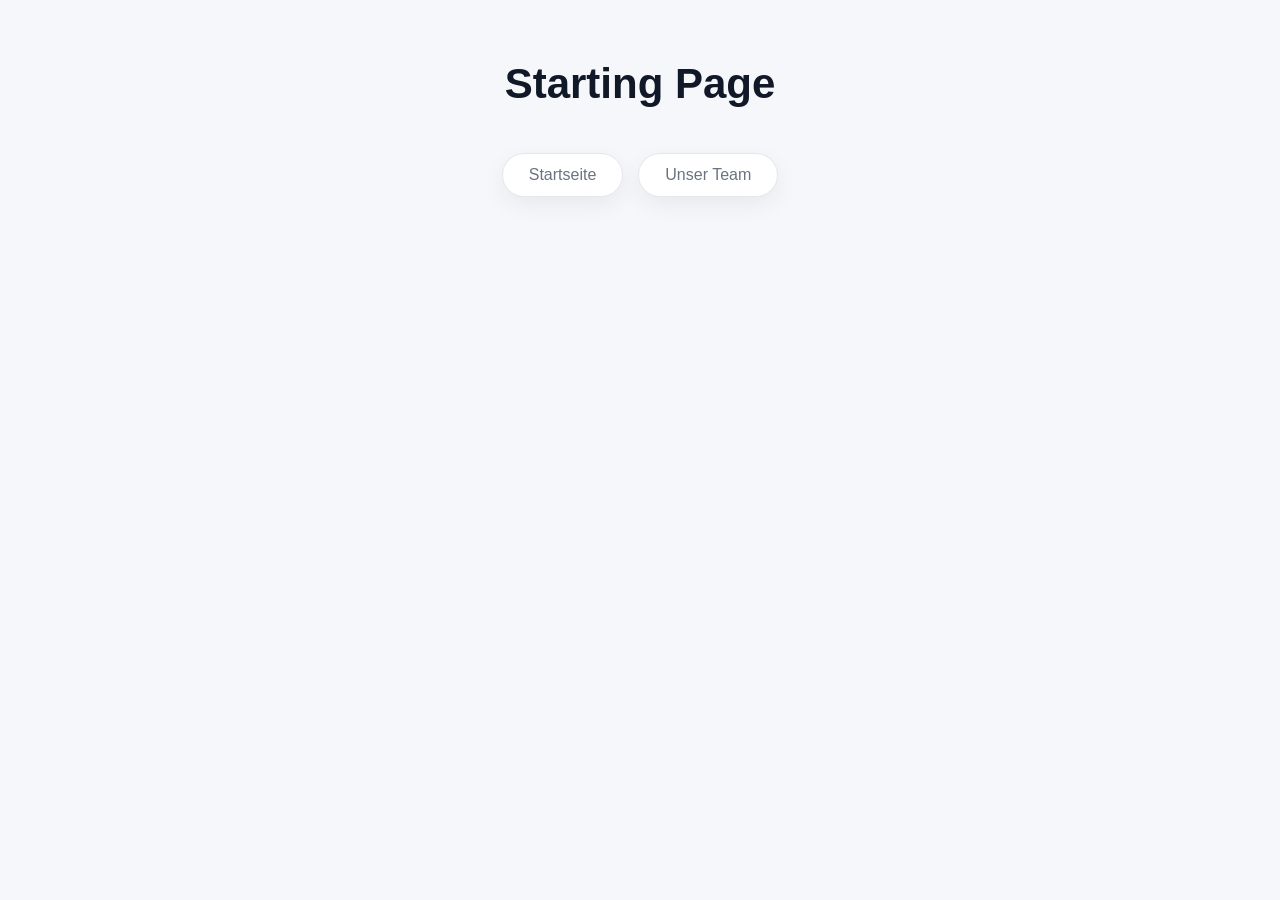
<file: index.html>
<!DOCTYPE html>
<html lang="en">
<head>
    <meta charset="UTF-8">
    <meta name="viewport" content="width=device-width, initial-scale=1.0">
    <title>Document</title>
    <link rel="stylesheet" href="css/index.css" />
</head>

<body>
    <h1>Starting Page</h1>
    <nav>
       <ul>
          <li><a href="index.html">Startseite</a></li>
          <li><a href="person.html">Unser Team</a></li>
        </ul>
    </nav>
</body>
</html>
</file>
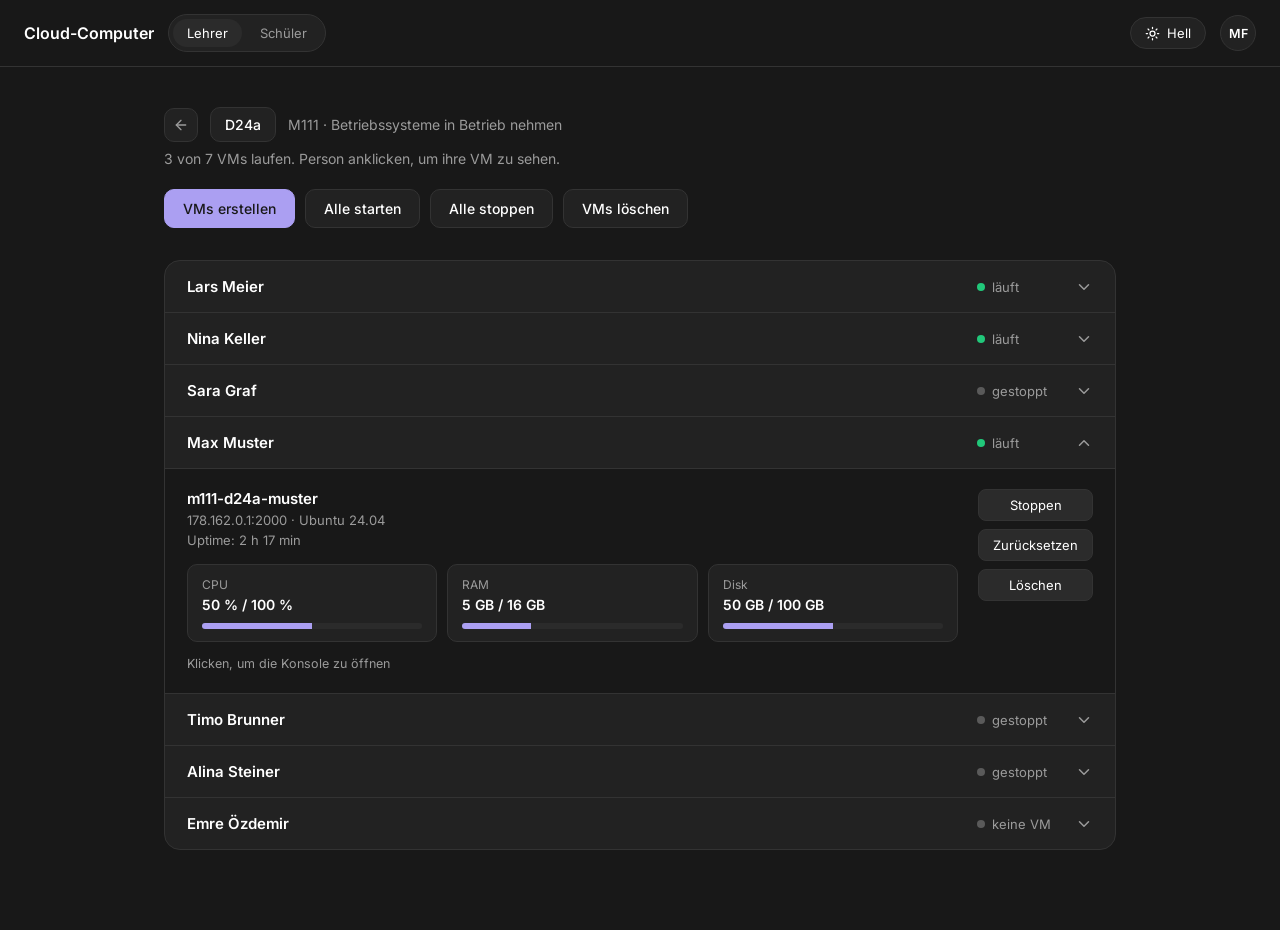
<file: Mockup/klasse.html>
<!doctype html>
<html lang="de">

<head>
    <meta charset="utf-8" />
    <meta name="viewport" content="width=device-width, initial-scale=1" />
    <title>D24a &ndash; Cloud-Computer</title>
    <link rel="preconnect" href="https://fonts.googleapis.com" />
    <link rel="preconnect" href="https://fonts.gstatic.com" crossorigin />
    <link href="https://fonts.googleapis.com/css2?family=Inter:wght@400;500;600&display=swap" rel="stylesheet" />
    <link rel="stylesheet" href="css/mockup.css" />
    <script>
        // Gespeichertes Theme sofort setzen, damit es beim Laden nicht flackert
        (function () {
            try {
                var t = localStorage.getItem("cc-theme");
                if (t) {
                    document.documentElement.setAttribute("data-theme", t);
                }
            } catch (e) {
                // localStorage kann bei lokalen Dateien gesperrt sein
            }
        })();
    </script>
</head>

<body>
    <header class="topbar">
        <a class="brand" href="lehrer.html">Cloud-Computer</a>

        <div class="switch">
            <a class="on" href="lehrer.html">Lehrer</a>
            <a href="schueler.html">Sch&uuml;ler</a>
        </div>

        <span class="spacer"></span>

        <button class="theme-btn" onclick="toggleTheme()">
            <svg class="sun" width="15" height="15" viewBox="0 0 24 24" fill="none" stroke="currentColor"
                stroke-width="2" stroke-linecap="round" stroke-linejoin="round">
                <circle cx="12" cy="12" r="4" />
                <path
                    d="M12 2v2M12 20v2M4.9 4.9l1.4 1.4M17.7 17.7l1.4 1.4M2 12h2M20 12h2M4.9 19.1l1.4-1.4M17.7 6.3l1.4-1.4" />
            </svg>
            <span class="sun">Hell</span>
            <svg class="moon" width="15" height="15" viewBox="0 0 24 24" fill="none" stroke="currentColor"
                stroke-width="2" stroke-linecap="round" stroke-linejoin="round">
                <path d="M21 12.8A9 9 0 1 1 11.2 3a7 7 0 0 0 9.8 9.8z" />
            </svg>
            <span class="moon">Dunkel</span>
        </button>

        <div class="account">
            <button class="avatar" onclick="toggleAccount(this)" title="Konto">MF</button>
            <div class="menu">
                <div class="menu-kopf">
                    <div class="menu-name">M. Fontana</div>
                    <div class="info">Lehrperson</div>
                </div>
                <button>Profil</button>
                <button>SSH-Keys</button>
                <button class="rot">Abmelden</button>
            </div>
        </div>
    </header>

    <main class="page">
        <!-- Kopfzeile wie im Wireframe: Pfeil, Klasse als Chip, Modul daneben -->
        <div class="pagehead">
            <a class="back-icon" href="lehrer.html" title="Zur&uuml;ck zu den Modulen">
                <svg width="16" height="16" viewBox="0 0 24 24" fill="none" stroke="currentColor" stroke-width="2"
                    stroke-linecap="round" stroke-linejoin="round">
                    <line x1="19" y1="12" x2="5" y2="12" />
                    <polyline points="12 19 5 12 12 5" />
                </svg>
            </a>
            <span class="chip">D24a</span>
            <span class="crumb">M111 &middot; Betriebssysteme in Betrieb nehmen</span>
        </div>

        <p class="sub">3 von 7 VMs laufen. Person anklicken, um ihre VM zu sehen.</p>

        <div class="topactions">
            <button class="btn btn-primary">VMs erstellen</button>
            <button class="btn">Alle starten</button>
            <button class="btn">Alle stoppen</button>
            <button class="btn rot">VMs l&ouml;schen</button>
        </div>

        <section class="acc-liste">

            <!-- ============ Lernende: VM laeuft ============ -->
            <div class="acc" data-vm data-state="running">
                <div class="acc-head" onclick="toggleBox(this)">
                    <span class="klasse-name">Lars Meier</span>
                    <span class="status" data-status><span class="dot"></span>l&auml;uft</span>
                    <svg class="chev" width="18" height="18" viewBox="0 0 24 24" fill="none" stroke="currentColor"
                        stroke-width="2" stroke-linecap="round" stroke-linejoin="round">
                        <polyline points="6 9 12 15 18 9" />
                    </svg>
                </div>

                <div class="acc-body vm-inhalt" data-href="vm.html" onclick="goto(this, event)">
                    <div class="vm-links">
                        <div class="klasse-name">m111-d24a-meier</div>
                        <div class="info">178.162.0.41:2000 &middot; Ubuntu 24.04</div>
                        <div class="info">Uptime: 2 h 17 min</div>

                        <div class="usage">
                            <div class="ubox" data-metric data-on="24 % / 100 %" data-bar="24">
                                <div class="label">CPU</div>
                                <div class="zahl">24 % / 100 %</div>
                                <div class="bar"><span style="width: 24%"></span></div>
                            </div>
                            <div class="ubox" data-metric data-on="12 GB / 16 GB" data-bar="76">
                                <div class="label">RAM</div>
                                <div class="zahl">12 GB / 16 GB</div>
                                <div class="bar warn"><span style="width: 76%"></span></div>
                            </div>
                            <div class="ubox">
                                <div class="label">Disk</div>
                                <div class="zahl">50 GB / 100 GB</div>
                                <div class="bar"><span style="width: 50%"></span></div>
                            </div>
                        </div>

                        <div class="hint">Klicken, um die Konsole zu &ouml;ffnen</div>
                    </div>

                    <div class="vm-rechts">
                        <button class="btn-mini" data-act="power" onclick="power(this)">Stoppen</button>
                        <button class="btn-mini" data-act="reset" onclick="power(this)">Zur&uuml;cksetzen</button>
                        <button class="btn-mini rot">L&ouml;schen</button>
                    </div>
                </div>
            </div>

            <!-- ============ Lernende: VM laeuft ============ -->
            <div class="acc" data-vm data-state="running">
                <div class="acc-head" onclick="toggleBox(this)">
                    <span class="klasse-name">Nina Keller</span>
                    <span class="status" data-status><span class="dot"></span>l&auml;uft</span>
                    <svg class="chev" width="18" height="18" viewBox="0 0 24 24" fill="none" stroke="currentColor"
                        stroke-width="2" stroke-linecap="round" stroke-linejoin="round">
                        <polyline points="6 9 12 15 18 9" />
                    </svg>
                </div>

                <div class="acc-body vm-inhalt" data-href="vm.html" onclick="goto(this, event)">
                    <div class="vm-links">
                        <div class="klasse-name">m111-d24a-keller</div>
                        <div class="info">178.162.0.42:2000 &middot; Ubuntu 24.04</div>
                        <div class="info">Uptime: 41 min</div>

                        <div class="usage">
                            <div class="ubox" data-metric data-on="61 % / 100 %" data-bar="61">
                                <div class="label">CPU</div>
                                <div class="zahl">61 % / 100 %</div>
                                <div class="bar"><span style="width: 61%"></span></div>
                            </div>
                            <div class="ubox" data-metric data-on="11 GB / 16 GB" data-bar="72">
                                <div class="label">RAM</div>
                                <div class="zahl">11 GB / 16 GB</div>
                                <div class="bar warn"><span style="width: 72%"></span></div>
                            </div>
                            <div class="ubox">
                                <div class="label">Disk</div>
                                <div class="zahl">31 GB / 100 GB</div>
                                <div class="bar"><span style="width: 31%"></span></div>
                            </div>
                        </div>

                        <div class="hint">Klicken, um die Konsole zu &ouml;ffnen</div>
                    </div>

                    <div class="vm-rechts">
                        <button class="btn-mini" data-act="power" onclick="power(this)">Stoppen</button>
                        <button class="btn-mini" data-act="reset" onclick="power(this)">Zur&uuml;cksetzen</button>
                        <button class="btn-mini rot">L&ouml;schen</button>
                    </div>
                </div>
            </div>

            <!-- ============ Lernende: VM gestoppt ============ -->
            <div class="acc" data-vm data-state="stopped">
                <div class="acc-head" onclick="toggleBox(this)">
                    <span class="klasse-name">Sara Graf</span>
                    <span class="status off" data-status><span class="dot"></span>gestoppt</span>
                    <svg class="chev" width="18" height="18" viewBox="0 0 24 24" fill="none" stroke="currentColor"
                        stroke-width="2" stroke-linecap="round" stroke-linejoin="round">
                        <polyline points="6 9 12 15 18 9" />
                    </svg>
                </div>

                <div class="acc-body vm-inhalt" data-href="vm.html" onclick="goto(this, event)">
                    <div class="vm-links">
                        <div class="klasse-name">m111-d24a-graf</div>
                        <div class="info">178.162.0.43:2000 &middot; Ubuntu 24.04</div>
                        <div class="info">Uptime: &ndash;</div>

                        <div class="usage">
                            <div class="ubox" data-metric data-on="8 % / 100 %" data-bar="8">
                                <div class="label">CPU</div>
                                <div class="zahl">&ndash;</div>
                                <div class="bar"><span style="width: 0%"></span></div>
                            </div>
                            <div class="ubox" data-metric data-on="4 GB / 16 GB" data-bar="24">
                                <div class="label">RAM</div>
                                <div class="zahl">&ndash;</div>
                                <div class="bar"><span style="width: 0%"></span></div>
                            </div>
                            <div class="ubox">
                                <div class="label">Disk</div>
                                <div class="zahl">22 GB / 100 GB</div>
                                <div class="bar"><span style="width: 22%"></span></div>
                            </div>
                        </div>

                        <div class="hint">Klicken, um die Konsole zu &ouml;ffnen</div>
                    </div>

                    <div class="vm-rechts">
                        <button class="btn-mini" data-act="power" onclick="power(this)">Starten</button>
                        <button class="btn-mini" data-act="reset" onclick="power(this)">Zur&uuml;cksetzen</button>
                        <button class="btn-mini rot">L&ouml;schen</button>
                    </div>
                </div>
            </div>

            <!-- ============ Lernende: im Mockup aufgeklappt ============ -->
            <div class="acc open" data-vm data-state="running">
                <div class="acc-head" onclick="toggleBox(this)">
                    <span class="klasse-name">Max Muster</span>
                    <span class="status" data-status><span class="dot"></span>l&auml;uft</span>
                    <svg class="chev" width="18" height="18" viewBox="0 0 24 24" fill="none" stroke="currentColor"
                        stroke-width="2" stroke-linecap="round" stroke-linejoin="round">
                        <polyline points="6 9 12 15 18 9" />
                    </svg>
                </div>

                <div class="acc-body vm-inhalt" data-href="vm.html" onclick="goto(this, event)">
                    <div class="vm-links">
                        <div class="klasse-name">m111-d24a-muster</div>
                        <div class="info">178.162.0.1:2000 &middot; Ubuntu 24.04</div>
                        <div class="info">Uptime: 2 h 17 min</div>

                        <div class="usage">
                            <div class="ubox" data-metric data-on="50 % / 100 %" data-bar="50">
                                <div class="label">CPU</div>
                                <div class="zahl">50 % / 100 %</div>
                                <div class="bar"><span style="width: 50%"></span></div>
                            </div>
                            <div class="ubox" data-metric data-on="5 GB / 16 GB" data-bar="31">
                                <div class="label">RAM</div>
                                <div class="zahl">5 GB / 16 GB</div>
                                <div class="bar"><span style="width: 31%"></span></div>
                            </div>
                            <div class="ubox">
                                <div class="label">Disk</div>
                                <div class="zahl">50 GB / 100 GB</div>
                                <div class="bar"><span style="width: 50%"></span></div>
                            </div>
                        </div>

                        <div class="hint">Klicken, um die Konsole zu &ouml;ffnen</div>
                    </div>

                    <div class="vm-rechts">
                        <button class="btn-mini" data-act="power" onclick="power(this)">Stoppen</button>
                        <button class="btn-mini" data-act="reset" onclick="power(this)">Zur&uuml;cksetzen</button>
                        <button class="btn-mini rot">L&ouml;schen</button>
                    </div>
                </div>
            </div>

            <!-- ============ Lernende: VM gestoppt ============ -->
            <div class="acc" data-vm data-state="stopped">
                <div class="acc-head" onclick="toggleBox(this)">
                    <span class="klasse-name">Timo Brunner</span>
                    <span class="status off" data-status><span class="dot"></span>gestoppt</span>
                    <svg class="chev" width="18" height="18" viewBox="0 0 24 24" fill="none" stroke="currentColor"
                        stroke-width="2" stroke-linecap="round" stroke-linejoin="round">
                        <polyline points="6 9 12 15 18 9" />
                    </svg>
                </div>

                <div class="acc-body vm-inhalt" data-href="vm.html" onclick="goto(this, event)">
                    <div class="vm-links">
                        <div class="klasse-name">m111-d24a-brunner</div>
                        <div class="info">178.162.0.44:2000 &middot; Ubuntu 24.04</div>
                        <div class="info">Uptime: &ndash;</div>

                        <div class="usage">
                            <div class="ubox" data-metric data-on="17 % / 100 %" data-bar="17">
                                <div class="label">CPU</div>
                                <div class="zahl">&ndash;</div>
                                <div class="bar"><span style="width: 0%"></span></div>
                            </div>
                            <div class="ubox" data-metric data-on="7 GB / 16 GB" data-bar="44">
                                <div class="label">RAM</div>
                                <div class="zahl">&ndash;</div>
                                <div class="bar"><span style="width: 0%"></span></div>
                            </div>
                            <div class="ubox">
                                <div class="label">Disk</div>
                                <div class="zahl">64 GB / 100 GB</div>
                                <div class="bar"><span style="width: 64%"></span></div>
                            </div>
                        </div>

                        <div class="hint">Klicken, um die Konsole zu &ouml;ffnen</div>
                    </div>

                    <div class="vm-rechts">
                        <button class="btn-mini" data-act="power" onclick="power(this)">Starten</button>
                        <button class="btn-mini" data-act="reset" onclick="power(this)">Zur&uuml;cksetzen</button>
                        <button class="btn-mini rot">L&ouml;schen</button>
                    </div>
                </div>
            </div>

            <!-- ============ Lernende: VM gestoppt ============ -->
            <div class="acc" data-vm data-state="stopped">
                <div class="acc-head" onclick="toggleBox(this)">
                    <span class="klasse-name">Alina Steiner</span>
                    <span class="status off" data-status><span class="dot"></span>gestoppt</span>
                    <svg class="chev" width="18" height="18" viewBox="0 0 24 24" fill="none" stroke="currentColor"
                        stroke-width="2" stroke-linecap="round" stroke-linejoin="round">
                        <polyline points="6 9 12 15 18 9" />
                    </svg>
                </div>

                <div class="acc-body vm-inhalt" data-href="vm.html" onclick="goto(this, event)">
                    <div class="vm-links">
                        <div class="klasse-name">m111-d24a-steiner</div>
                        <div class="info">178.162.0.45:2000 &middot; Ubuntu 24.04</div>
                        <div class="info">Uptime: &ndash;</div>

                        <div class="usage">
                            <div class="ubox" data-metric data-on="33 % / 100 %" data-bar="33">
                                <div class="label">CPU</div>
                                <div class="zahl">&ndash;</div>
                                <div class="bar"><span style="width: 0%"></span></div>
                            </div>
                            <div class="ubox" data-metric data-on="9 GB / 16 GB" data-bar="58">
                                <div class="label">RAM</div>
                                <div class="zahl">&ndash;</div>
                                <div class="bar"><span style="width: 0%"></span></div>
                            </div>
                            <div class="ubox">
                                <div class="label">Disk</div>
                                <div class="zahl">18 GB / 100 GB</div>
                                <div class="bar"><span style="width: 18%"></span></div>
                            </div>
                        </div>

                        <div class="hint">Klicken, um die Konsole zu &ouml;ffnen</div>
                    </div>

                    <div class="vm-rechts">
                        <button class="btn-mini" data-act="power" onclick="power(this)">Starten</button>
                        <button class="btn-mini" data-act="reset" onclick="power(this)">Zur&uuml;cksetzen</button>
                        <button class="btn-mini rot">L&ouml;schen</button>
                    </div>
                </div>
            </div>

            <!-- ============ Lernende ohne VM ============ -->
            <div class="acc">
                <div class="acc-head" onclick="toggleBox(this)">
                    <span class="klasse-name">Emre &Ouml;zdemir</span>
                    <span class="status off"><span class="dot"></span>keine VM</span>
                    <svg class="chev" width="18" height="18" viewBox="0 0 24 24" fill="none" stroke="currentColor"
                        stroke-width="2" stroke-linecap="round" stroke-linejoin="round">
                        <polyline points="6 9 12 15 18 9" />
                    </svg>
                </div>

                <!-- Ohne VM gibt es auch keine Konsole - diese Flaeche ist nicht klickbar -->
                <div class="acc-body vm-inhalt" style="cursor: default">
                    <div class="vm-links">
                        <div class="info" style="margin: 0">F&uuml;r diese Person wurde in M111 noch keine VM
                            erstellt.</div>
                    </div>

                    <div class="vm-rechts">
                        <button class="btn-mini">VM erstellen</button>
                    </div>
                </div>
            </div>
        </section>
    </main>

    <script src="js/mockup.js"></script>
</body>

</html>
</file>
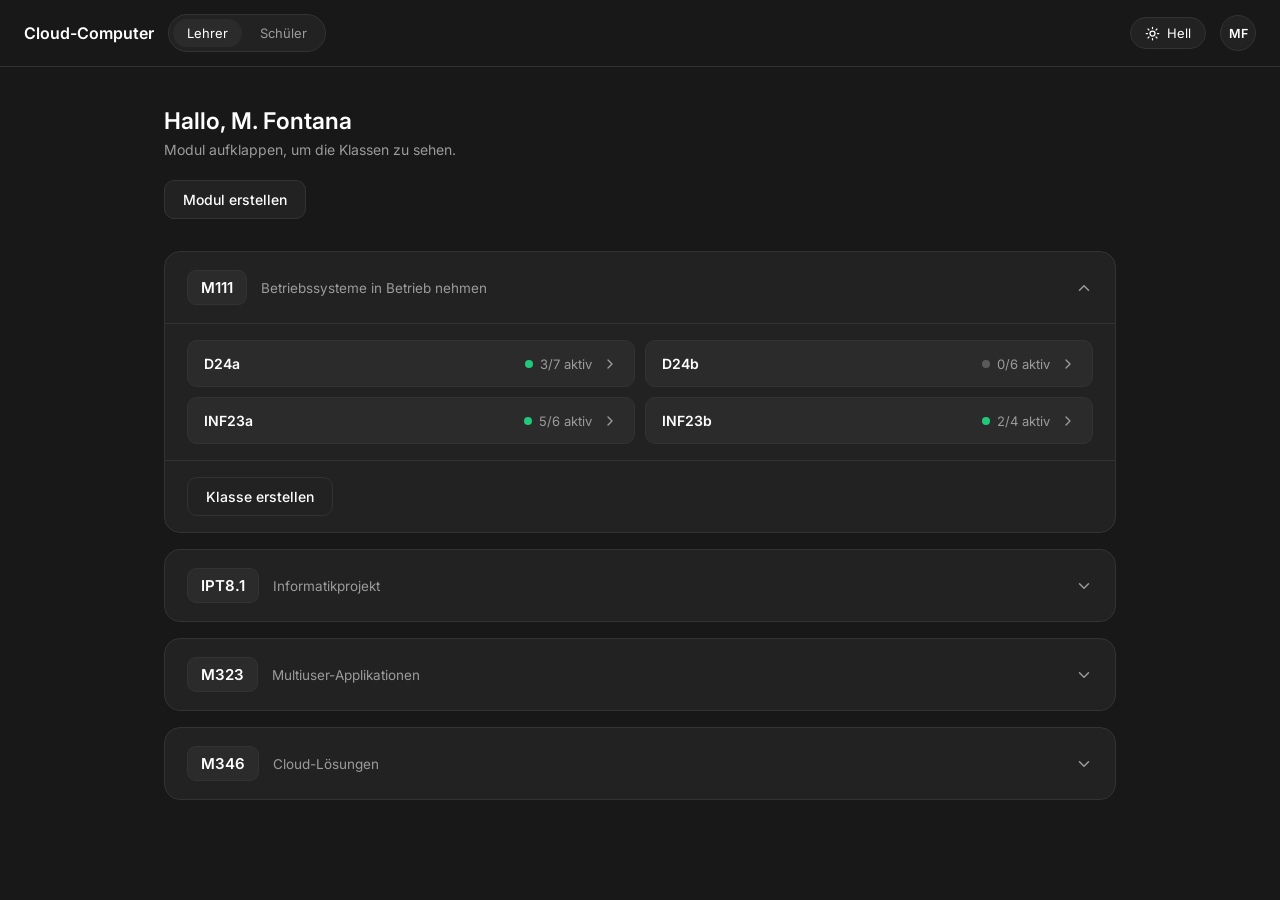
<file: Mockup/lehrer.html>
<!doctype html>
<html lang="de">

<head>
    <meta charset="utf-8" />
    <meta name="viewport" content="width=device-width, initial-scale=1" />
    <title>Module &ndash; Cloud-Computer</title>
    <link rel="preconnect" href="https://fonts.googleapis.com" />
    <link rel="preconnect" href="https://fonts.gstatic.com" crossorigin />
    <link href="https://fonts.googleapis.com/css2?family=Inter:wght@400;500;600&display=swap" rel="stylesheet" />
    <link rel="stylesheet" href="css/mockup.css" />
    <script>
        // Gespeichertes Theme sofort setzen, damit es beim Laden nicht flackert
        (function () {
            try {
                var t = localStorage.getItem("cc-theme");
                if (t) {
                    document.documentElement.setAttribute("data-theme", t);
                }
            } catch (e) {
                // localStorage kann bei lokalen Dateien gesperrt sein
            }
        })();
    </script>
</head>

<body>
    <header class="topbar">
        <a class="brand" href="lehrer.html">Cloud-Computer</a>

        <div class="switch">
            <a class="on" href="lehrer.html">Lehrer</a>
            <a href="schueler.html">Sch&uuml;ler</a>
        </div>

        <span class="spacer"></span>

        <button class="theme-btn" onclick="toggleTheme()">
            <svg class="sun" width="15" height="15" viewBox="0 0 24 24" fill="none" stroke="currentColor"
                stroke-width="2" stroke-linecap="round" stroke-linejoin="round">
                <circle cx="12" cy="12" r="4" />
                <path
                    d="M12 2v2M12 20v2M4.9 4.9l1.4 1.4M17.7 17.7l1.4 1.4M2 12h2M20 12h2M4.9 19.1l1.4-1.4M17.7 6.3l1.4-1.4" />
            </svg>
            <span class="sun">Hell</span>
            <svg class="moon" width="15" height="15" viewBox="0 0 24 24" fill="none" stroke="currentColor"
                stroke-width="2" stroke-linecap="round" stroke-linejoin="round">
                <path d="M21 12.8A9 9 0 1 1 11.2 3a7 7 0 0 0 9.8 9.8z" />
            </svg>
            <span class="moon">Dunkel</span>
        </button>

        <!-- Der Kreis oben rechts aus dem Wireframe: Konto-Menue -->
        <div class="account">
            <button class="avatar" onclick="toggleAccount(this)" title="Konto">MF</button>
            <div class="menu">
                <div class="menu-kopf">
                    <div class="menu-name">M. Fontana</div>
                    <div class="info">Lehrperson</div>
                </div>
                <button>Profil</button>
                <button>SSH-Keys</button>
                <button class="rot">Abmelden</button>
            </div>
        </div>
    </header>

    <main class="page">
        <h1>Hallo, M. Fontana</h1>
        <p class="sub">Modul aufklappen, um die Klassen zu sehen.</p>

        <div class="topactions">
            <button class="btn">Modul erstellen</button>
        </div>

        <div class="stack">

            <!-- ============ Modul (offen) ============ -->
            <section class="modul open">
                <div class="modul-head" onclick="toggleBox(this)">
                    <span class="code">M111</span>
                    <span class="fach">Betriebssysteme in Betrieb nehmen</span>
                    <span class="rechts">
                        <svg class="chev" width="18" height="18" viewBox="0 0 24 24" fill="none" stroke="currentColor"
                            stroke-width="2" stroke-linecap="round" stroke-linejoin="round">
                            <polyline points="6 9 12 15 18 9" />
                        </svg>
                    </span>
                </div>

                <div class="modul-body">
                    <div class="klassen">
                        <a class="kachel" href="klasse.html">
                            <span class="klasse-name">D24a</span>
                            <span class="status"><span class="dot"></span>3/7 aktiv</span>
                            <svg class="pfeil" width="16" height="16" viewBox="0 0 24 24" fill="none"
                                stroke="currentColor" stroke-width="2" stroke-linecap="round" stroke-linejoin="round">
                                <polyline points="9 18 15 12 9 6" />
                            </svg>
                        </a>

                        <a class="kachel" href="klasse.html">
                            <span class="klasse-name">D24b</span>
                            <span class="status off"><span class="dot"></span>0/6 aktiv</span>
                            <svg class="pfeil" width="16" height="16" viewBox="0 0 24 24" fill="none"
                                stroke="currentColor" stroke-width="2" stroke-linecap="round" stroke-linejoin="round">
                                <polyline points="9 18 15 12 9 6" />
                            </svg>
                        </a>

                        <a class="kachel" href="klasse.html">
                            <span class="klasse-name">INF23a</span>
                            <span class="status"><span class="dot"></span>5/6 aktiv</span>
                            <svg class="pfeil" width="16" height="16" viewBox="0 0 24 24" fill="none"
                                stroke="currentColor" stroke-width="2" stroke-linecap="round" stroke-linejoin="round">
                                <polyline points="9 18 15 12 9 6" />
                            </svg>
                        </a>

                        <a class="kachel" href="klasse.html">
                            <span class="klasse-name">INF23b</span>
                            <span class="status"><span class="dot"></span>2/4 aktiv</span>
                            <svg class="pfeil" width="16" height="16" viewBox="0 0 24 24" fill="none"
                                stroke="currentColor" stroke-width="2" stroke-linecap="round" stroke-linejoin="round">
                                <polyline points="9 18 15 12 9 6" />
                            </svg>
                        </a>
                    </div>

                    <div class="modul-foot">
                        <button class="btn">Klasse erstellen</button>
                    </div>
                </div>
            </section>

            <!-- ============ Modul ============ -->
            <section class="modul">
                <div class="modul-head" onclick="toggleBox(this)">
                    <span class="code">IPT8.1</span>
                    <span class="fach">Informatikprojekt</span>
                    <span class="rechts">
                        <svg class="chev" width="18" height="18" viewBox="0 0 24 24" fill="none" stroke="currentColor"
                            stroke-width="2" stroke-linecap="round" stroke-linejoin="round">
                            <polyline points="6 9 12 15 18 9" />
                        </svg>
                    </span>
                </div>

                <div class="modul-body">
                    <div class="klassen">
                        <a class="kachel" href="klasse.html">
                            <span class="klasse-name">INF23a</span>
                            <span class="status"><span class="dot"></span>1/6 aktiv</span>
                            <svg class="pfeil" width="16" height="16" viewBox="0 0 24 24" fill="none"
                                stroke="currentColor" stroke-width="2" stroke-linecap="round" stroke-linejoin="round">
                                <polyline points="9 18 15 12 9 6" />
                            </svg>
                        </a>
                    </div>

                    <div class="modul-foot">
                        <button class="btn">Klasse erstellen</button>
                    </div>
                </div>
            </section>

            <!-- ============ Modul ============ -->
            <section class="modul">
                <div class="modul-head" onclick="toggleBox(this)">
                    <span class="code">M323</span>
                    <span class="fach">Multiuser-Applikationen</span>
                    <span class="rechts">
                        <svg class="chev" width="18" height="18" viewBox="0 0 24 24" fill="none" stroke="currentColor"
                            stroke-width="2" stroke-linecap="round" stroke-linejoin="round">
                            <polyline points="6 9 12 15 18 9" />
                        </svg>
                    </span>
                </div>

                <div class="modul-body">
                    <div class="klassen">
                        <a class="kachel" href="klasse.html">
                            <span class="klasse-name">INF23a</span>
                            <span class="status"><span class="dot"></span>3/6 aktiv</span>
                            <svg class="pfeil" width="16" height="16" viewBox="0 0 24 24" fill="none"
                                stroke="currentColor" stroke-width="2" stroke-linecap="round" stroke-linejoin="round">
                                <polyline points="9 18 15 12 9 6" />
                            </svg>
                        </a>

                        <a class="kachel" href="klasse.html">
                            <span class="klasse-name">INF23b</span>
                            <span class="status off"><span class="dot"></span>0/4 aktiv</span>
                            <svg class="pfeil" width="16" height="16" viewBox="0 0 24 24" fill="none"
                                stroke="currentColor" stroke-width="2" stroke-linecap="round" stroke-linejoin="round">
                                <polyline points="9 18 15 12 9 6" />
                            </svg>
                        </a>
                    </div>

                    <div class="modul-foot">
                        <button class="btn">Klasse erstellen</button>
                    </div>
                </div>
            </section>

            <!-- ============ Modul ohne Klasse ============ -->
            <section class="modul">
                <div class="modul-head" onclick="toggleBox(this)">
                    <span class="code">M346</span>
                    <span class="fach">Cloud-L&ouml;sungen</span>
                    <span class="rechts">
                        <svg class="chev" width="18" height="18" viewBox="0 0 24 24" fill="none" stroke="currentColor"
                            stroke-width="2" stroke-linecap="round" stroke-linejoin="round">
                            <polyline points="6 9 12 15 18 9" />
                        </svg>
                    </span>
                </div>

                <div class="modul-body">
                    <div class="block">
                        <div class="info" style="margin: 0">Noch keine Klasse.</div>
                    </div>

                    <div class="modul-foot">
                        <button class="btn">Klasse erstellen</button>
                    </div>
                </div>
            </section>
        </div>
    </main>

    <script src="js/mockup.js"></script>
</body>

</html>
</file>
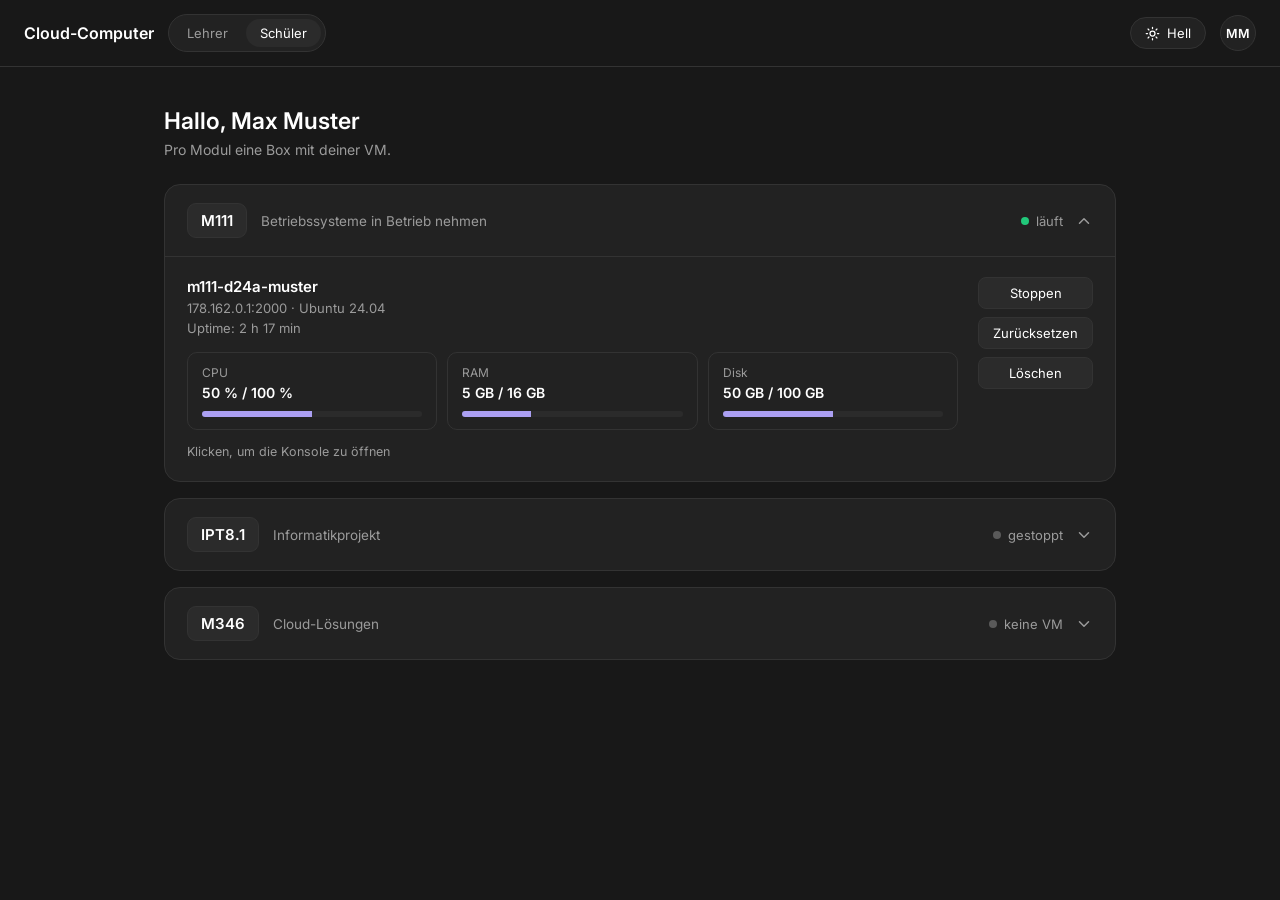
<file: Mockup/schueler.html>
<!doctype html>
<html lang="de">

<head>
    <meta charset="utf-8" />
    <meta name="viewport" content="width=device-width, initial-scale=1" />
    <title>Meine VMs &ndash; Cloud-Computer</title>
    <link rel="preconnect" href="https://fonts.googleapis.com" />
    <link rel="preconnect" href="https://fonts.gstatic.com" crossorigin />
    <link href="https://fonts.googleapis.com/css2?family=Inter:wght@400;500;600&display=swap" rel="stylesheet" />
    <link rel="stylesheet" href="css/mockup.css" />
    <script>
        // Gespeichertes Theme sofort setzen, damit es beim Laden nicht flackert
        (function () {
            try {
                var t = localStorage.getItem("cc-theme");
                if (t) {
                    document.documentElement.setAttribute("data-theme", t);
                }
            } catch (e) {
                // localStorage kann bei lokalen Dateien gesperrt sein
            }
        })();
    </script>
</head>

<body>
    <header class="topbar">
        <a class="brand" href="schueler.html">Cloud-Computer</a>

        <div class="switch">
            <a href="lehrer.html">Lehrer</a>
            <a class="on" href="schueler.html">Sch&uuml;ler</a>
        </div>

        <span class="spacer"></span>

        <button class="theme-btn" onclick="toggleTheme()">
            <svg class="sun" width="15" height="15" viewBox="0 0 24 24" fill="none" stroke="currentColor"
                stroke-width="2" stroke-linecap="round" stroke-linejoin="round">
                <circle cx="12" cy="12" r="4" />
                <path
                    d="M12 2v2M12 20v2M4.9 4.9l1.4 1.4M17.7 17.7l1.4 1.4M2 12h2M20 12h2M4.9 19.1l1.4-1.4M17.7 6.3l1.4-1.4" />
            </svg>
            <span class="sun">Hell</span>
            <svg class="moon" width="15" height="15" viewBox="0 0 24 24" fill="none" stroke="currentColor"
                stroke-width="2" stroke-linecap="round" stroke-linejoin="round">
                <path d="M21 12.8A9 9 0 1 1 11.2 3a7 7 0 0 0 9.8 9.8z" />
            </svg>
            <span class="moon">Dunkel</span>
        </button>

        <!-- SSH-Keys liegen im Konto-Menue und im SSH Manager auf vm.html -->
        <div class="account">
            <button class="avatar" onclick="toggleAccount(this)" title="Konto">MM</button>
            <div class="menu">
                <div class="menu-kopf">
                    <div class="menu-name">Max Muster</div>
                    <div class="info">Lernender &middot; D24a</div>
                </div>
                <button>Profil</button>
                <button>SSH-Keys</button>
                <button class="rot">Abmelden</button>
            </div>
        </div>
    </header>

    <main class="page">
        <h1>Hallo, Max Muster</h1>
        <p class="sub">Pro Modul eine Box mit deiner VM.</p>

        <div class="stack" style="margin-top: 26px">

            <!-- ============ Modul mit laufender VM (offen) ============ -->
            <section class="modul open" data-vm data-state="running">
                <div class="modul-head" onclick="toggleBox(this)">
                    <span class="code">M111</span>
                    <span class="fach">Betriebssysteme in Betrieb nehmen</span>
                    <span class="rechts">
                        <span class="status" data-status><span class="dot"></span>l&auml;uft</span>
                        <svg class="chev" width="18" height="18" viewBox="0 0 24 24" fill="none" stroke="currentColor"
                            stroke-width="2" stroke-linecap="round" stroke-linejoin="round">
                            <polyline points="6 9 12 15 18 9" />
                        </svg>
                    </span>
                </div>

                <div class="modul-body vm-inhalt" data-href="vm.html?rolle=schueler" onclick="goto(this, event)">
                    <div class="vm-links">
                        <div class="klasse-name">m111-d24a-muster</div>
                        <div class="info">178.162.0.1:2000 &middot; Ubuntu 24.04</div>
                        <div class="info">Uptime: 2 h 17 min</div>

                        <div class="usage">
                            <div class="ubox" data-metric data-on="50 % / 100 %" data-bar="50">
                                <div class="label">CPU</div>
                                <div class="zahl">50 % / 100 %</div>
                                <div class="bar"><span style="width: 50%"></span></div>
                            </div>
                            <div class="ubox" data-metric data-on="5 GB / 16 GB" data-bar="31">
                                <div class="label">RAM</div>
                                <div class="zahl">5 GB / 16 GB</div>
                                <div class="bar"><span style="width: 31%"></span></div>
                            </div>
                            <div class="ubox">
                                <div class="label">Disk</div>
                                <div class="zahl">50 GB / 100 GB</div>
                                <div class="bar"><span style="width: 50%"></span></div>
                            </div>
                        </div>

                        <div class="hint">Klicken, um die Konsole zu &ouml;ffnen</div>
                    </div>

                    <!-- Lernende koennen keine VM erstellen, ihre eigene aber loeschen -->
                    <div class="vm-rechts">
                        <button class="btn-mini" data-act="power" onclick="power(this)">Stoppen</button>
                        <button class="btn-mini" data-act="reset" onclick="power(this)">Zur&uuml;cksetzen</button>
                        <button class="btn-mini rot">L&ouml;schen</button>
                    </div>
                </div>
            </section>

            <!-- ============ Modul mit gestoppter VM ============ -->
            <section class="modul" data-vm data-state="stopped">
                <div class="modul-head" onclick="toggleBox(this)">
                    <span class="code">IPT8.1</span>
                    <span class="fach">Informatikprojekt</span>
                    <span class="rechts">
                        <span class="status off" data-status><span class="dot"></span>gestoppt</span>
                        <svg class="chev" width="18" height="18" viewBox="0 0 24 24" fill="none" stroke="currentColor"
                            stroke-width="2" stroke-linecap="round" stroke-linejoin="round">
                            <polyline points="6 9 12 15 18 9" />
                        </svg>
                    </span>
                </div>

                <div class="modul-body vm-inhalt" data-href="vm.html?rolle=schueler" onclick="goto(this, event)">
                    <div class="vm-links">
                        <div class="klasse-name">ipt81-inf23a-muster</div>
                        <div class="info">178.162.1.10:2000 &middot; Ubuntu 24.04</div>
                        <div class="info">Uptime: &ndash;</div>

                        <div class="usage">
                            <div class="ubox" data-metric data-on="12 % / 100 %" data-bar="12">
                                <div class="label">CPU</div>
                                <div class="zahl">&ndash;</div>
                                <div class="bar"><span style="width: 0%"></span></div>
                            </div>
                            <div class="ubox" data-metric data-on="5 GB / 16 GB" data-bar="31">
                                <div class="label">RAM</div>
                                <div class="zahl">&ndash;</div>
                                <div class="bar"><span style="width: 0%"></span></div>
                            </div>
                            <div class="ubox">
                                <div class="label">Disk</div>
                                <div class="zahl">12 GB / 100 GB</div>
                                <div class="bar"><span style="width: 12%"></span></div>
                            </div>
                        </div>

                        <div class="hint">Klicken, um die Konsole zu &ouml;ffnen</div>
                    </div>

                    <div class="vm-rechts">
                        <button class="btn-mini" data-act="power" onclick="power(this)">Starten</button>
                        <button class="btn-mini" data-act="reset" onclick="power(this)">Zur&uuml;cksetzen</button>
                        <button class="btn-mini rot">L&ouml;schen</button>
                    </div>
                </div>
            </section>

            <!-- ============ Modul ohne VM ============ -->
            <section class="modul">
                <div class="modul-head" onclick="toggleBox(this)">
                    <span class="code">M346</span>
                    <span class="fach">Cloud-L&ouml;sungen</span>
                    <span class="rechts">
                        <span class="status off"><span class="dot"></span>keine VM</span>
                        <svg class="chev" width="18" height="18" viewBox="0 0 24 24" fill="none" stroke="currentColor"
                            stroke-width="2" stroke-linecap="round" stroke-linejoin="round">
                            <polyline points="6 9 12 15 18 9" />
                        </svg>
                    </span>
                </div>

                <div class="modul-body">
                    <div class="block">
                        <div class="info" style="margin: 0">Die Lehrperson hat f&uuml;r dieses Modul noch keine VM
                            erstellt.</div>
                    </div>
                </div>
            </section>
        </div>
    </main>

    <script src="js/mockup.js"></script>
</body>

</html>
</file>
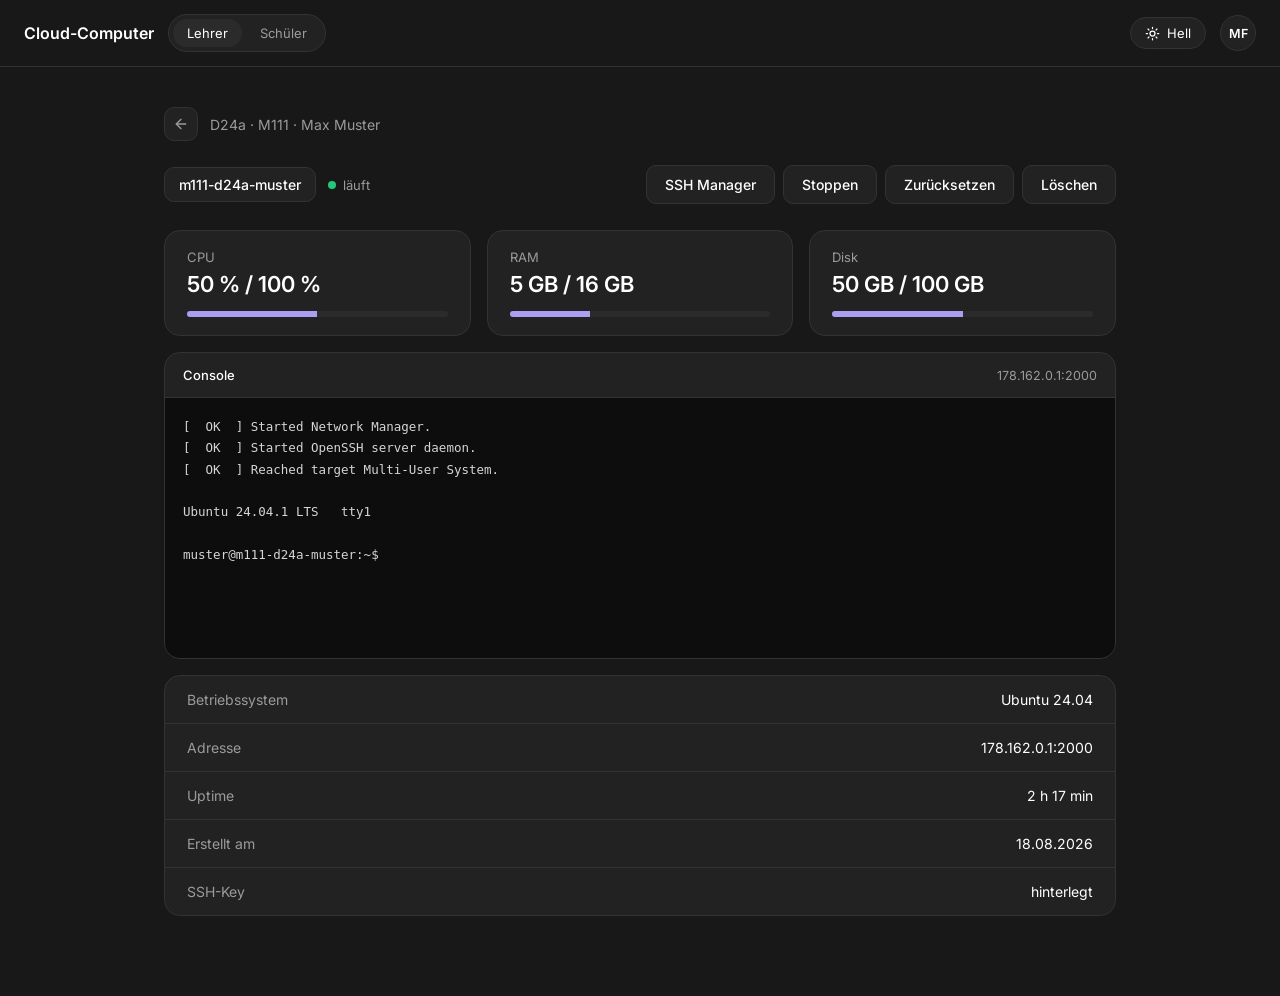
<file: Mockup/vm.html>
<!doctype html>
<html lang="de">

<head>
    <meta charset="utf-8" />
    <meta name="viewport" content="width=device-width, initial-scale=1" />
    <title>VM &ndash; Cloud-Computer</title>
    <link rel="preconnect" href="https://fonts.googleapis.com" />
    <link rel="preconnect" href="https://fonts.gstatic.com" crossorigin />
    <link href="https://fonts.googleapis.com/css2?family=Inter:wght@400;500;600&display=swap" rel="stylesheet" />
    <link rel="stylesheet" href="css/mockup.css" />
    <script>
        // Theme und Rolle sofort setzen, damit beim Laden nichts flackert
        // und nichts kurz sichtbar wird, das die Rolle nicht sehen darf.
        (function () {
            try {
                var t = localStorage.getItem("cc-theme");
                if (t) {
                    document.documentElement.setAttribute("data-theme", t);
                }
            } catch (e) {
                // localStorage kann bei lokalen Dateien gesperrt sein
            }
            try {
                // Diese Seite gilt fuer beide Rollen. Aufgerufen wird sie als
                // vm.html (Lehrperson) oder vm.html?rolle=schueler (Lernende).
                if (new URLSearchParams(location.search).get("rolle") === "schueler") {
                    document.documentElement.setAttribute("data-rolle", "schueler");
                }
            } catch (e) {
                // ohne Parameter bleibt es die Lehreransicht
            }
        })();
    </script>
</head>

<body>
    <header class="topbar">
        <a class="brand" href="lehrer.html">Cloud-Computer</a>

        <div class="switch">
            <a class="on" href="lehrer.html">Lehrer</a>
            <a href="schueler.html">Sch&uuml;ler</a>
        </div>

        <span class="spacer"></span>

        <button class="theme-btn" onclick="toggleTheme()">
            <svg class="sun" width="15" height="15" viewBox="0 0 24 24" fill="none" stroke="currentColor"
                stroke-width="2" stroke-linecap="round" stroke-linejoin="round">
                <circle cx="12" cy="12" r="4" />
                <path
                    d="M12 2v2M12 20v2M4.9 4.9l1.4 1.4M17.7 17.7l1.4 1.4M2 12h2M20 12h2M4.9 19.1l1.4-1.4M17.7 6.3l1.4-1.4" />
            </svg>
            <span class="sun">Hell</span>
            <svg class="moon" width="15" height="15" viewBox="0 0 24 24" fill="none" stroke="currentColor"
                stroke-width="2" stroke-linecap="round" stroke-linejoin="round">
                <path d="M21 12.8A9 9 0 1 1 11.2 3a7 7 0 0 0 9.8 9.8z" />
            </svg>
            <span class="moon">Dunkel</span>
        </button>

        <div class="account">
            <button class="avatar" onclick="toggleAccount(this)" title="Konto">
                <span class="nur-lehrer">MF</span>
                <span class="nur-schueler">MM</span>
            </button>
            <div class="menu">
                <div class="menu-kopf">
                    <div class="menu-name">
                        <span class="nur-lehrer">M. Fontana</span>
                        <span class="nur-schueler">Max Muster</span>
                    </div>
                    <div class="info">
                        <span class="nur-lehrer">Lehrperson</span>
                        <span class="nur-schueler">Lernender &middot; D24a</span>
                    </div>
                </div>
                <button>Profil</button>
                <button>SSH-Keys</button>
                <button class="rot">Abmelden</button>
            </div>
        </div>
    </header>

    <main class="page" data-vm data-state="running">
        <!-- Zurueck fuehrt dorthin, wo man hergekommen ist -->
        <div class="pagehead">
            <a class="back-icon nur-lehrer" href="klasse.html" title="Zur&uuml;ck zur Klasse">
                <svg width="16" height="16" viewBox="0 0 24 24" fill="none" stroke="currentColor" stroke-width="2"
                    stroke-linecap="round" stroke-linejoin="round">
                    <line x1="19" y1="12" x2="5" y2="12" />
                    <polyline points="12 19 5 12 12 5" />
                </svg>
            </a>
            <a class="back-icon nur-schueler" href="schueler.html" title="Zur&uuml;ck zu meinen VMs">
                <svg width="16" height="16" viewBox="0 0 24 24" fill="none" stroke="currentColor" stroke-width="2"
                    stroke-linecap="round" stroke-linejoin="round">
                    <line x1="19" y1="12" x2="5" y2="12" />
                    <polyline points="12 19 5 12 12 5" />
                </svg>
            </a>
            <span class="crumb nur-lehrer">D24a &middot; M111 &middot; Max Muster</span>
            <span class="crumb nur-schueler">M111 &middot; meine VM</span>
        </div>

        <!-- Name, Status und die Aktionen - wie im Wireframe eine Zeile -->
        <div class="vmhead">
            <span class="chip">m111-d24a-muster</span>
            <span class="status" data-status><span class="dot"></span>l&auml;uft</span>

            <span class="vmbtns">
                <button class="btn">SSH Manager</button>
                <button class="btn" data-act="power" onclick="power(this)">Stoppen</button>
                <button class="btn" data-act="reset" onclick="power(this)">Zur&uuml;cksetzen</button>
                <button class="btn rot nur-lehrer">L&ouml;schen</button>
            </span>
        </div>

        <!-- Drei Werte, jeweils belegt / total -->
        <div class="werte">
            <div class="wert" data-metric data-on="50 % / 100 %" data-bar="50">
                <div class="label">CPU</div>
                <div class="zahl">50 % / 100 %</div>
                <div class="bar"><span style="width: 50%"></span></div>
            </div>

            <div class="wert" data-metric data-on="5 GB / 16 GB" data-bar="31">
                <div class="label">RAM</div>
                <div class="zahl">5 GB / 16 GB</div>
                <div class="bar"><span style="width: 31%"></span></div>
            </div>

            <!-- Ohne data-metric: der belegte Speicher bleibt auch stehen,
                 wenn die VM gestoppt ist. Die Platte ist ja weiterhin voll. -->
            <div class="wert">
                <div class="label">Disk</div>
                <div class="zahl">50 GB / 100 GB</div>
                <div class="bar"><span style="width: 50%"></span></div>
            </div>
        </div>

        <!-- Konsole. Der Inhalt wird von mockup.js je nach Zustand gesetzt. -->
        <section class="konsole-box">
            <div class="konsole-bar">
                <span>Console</span>
                <span class="adresse">178.162.0.1:2000</span>
            </div>
            <pre class="konsole" data-konsole></pre>
        </section>

        <section class="modul">
            <div class="zeile"><span class="k">Betriebssystem</span><span>Ubuntu 24.04</span></div>
            <div class="zeile"><span class="k">Adresse</span><span>178.162.0.1:2000</span></div>
            <div class="zeile"><span class="k">Uptime</span><span>2 h 17 min</span></div>
            <div class="zeile"><span class="k">Erstellt am</span><span>18.08.2026</span></div>
            <div class="zeile"><span class="k">SSH-Key</span><span>hinterlegt</span></div>
        </section>
    </main>

    <script src="js/mockup.js"></script>
</body>

</html>
</file>
<file: css/index.css>
* {
    margin: 0;
    padding: 0;
    box-sizing: border-box;
}

body {
    font-family: Arial, Helvetica, sans-serif;
    background: #f5f7fa;
    color: #1f2937;
    min-height: 100vh;
    padding: 60px 20px;
}

h1 {
    text-align: center;
    font-size: 42px;
    margin-bottom: 45px;
    color: #111827;
}

nav ul {
    display: flex;
    justify-content: center;
    gap: 15px;
    list-style: none;
}

nav a {
    display: block;
    padding: 12px 26px;
    font-size: 16px;
    color: #6b7280;
    text-decoration: none;
    background: white;
    border: 1px solid #e5e7eb;
    border-radius: 999px;
    box-shadow: 0 8px 25px rgba(0, 0, 0, 0.06);

    transition: transform 0.25s ease, color 0.25s ease;
}

nav a:hover {
    transform: translateY(-3px);
    color: #111827;
}
</file>
<file: Mockup/css/mockup.css>
/* =========================================================
   Cloud-Computer - Mockup
   Team Fonte-Tavina / IPT8.1

   Aufbau nach dem Wireframe:
   - Modul-Boxen zum Aufklappen (Lehrer und Schueler)
   - Lernende als Akkordeon statt eigener Unterseite
   - VM-Detail mit Konsole, fuer beide Rollen dieselbe Seite

   Wer Farben aendern will, aendert nur die zwei Bloecke ganz oben.
   ========================================================= */

/* Dunkel = Standard */
:root {
    --bg: #181818;
    --surface: #222222;
    --surface-2: #2b2b2b;
    --border: #333333;
    --hover: #343434;
    --text: #ffffff;
    --muted: #9b9b9b;
    --accent: #ab9ff2;
    --accent-hover: #9887f0;
    --on-accent: #181818;
    --ok: #21c87a;
    --warn: #e0a33e;
    --dot-off: #5a5a5a;
    --danger: #eb3742;
    --radius: 16px;

    /* Die Konsole bleibt in beiden Themes dunkel - ein Terminal ist dunkel. */
    --term-bg: #0d0d0d;
    --term-text: #d5d5d5;
}

/* Hell */
:root[data-theme="light"] {
    --bg: #f6f6f8;
    --surface: #ffffff;
    --surface-2: #f1f1f4;
    --border: #e2e2e7;
    --hover: #e9e9ee;
    --text: #1a1a1f;
    --muted: #6c6c78;
    --accent: #9585ee;
    --accent-hover: #8271e8;
    --on-accent: #ffffff;
    --ok: #16a34a;
    --warn: #c2760c;
    --dot-off: #b6b6bf;
    --danger: #dc2626;
}

* {
    margin: 0;
    padding: 0;
    box-sizing: border-box;
}

body {
    font-family: "Inter", system-ui, "Segoe UI", sans-serif;
    background: var(--bg);
    color: var(--text);
    min-height: 100vh;
    -webkit-font-smoothing: antialiased;
    transition: background-color 0.2s ease, color 0.2s ease;
}

/* =========================================================
   Rollen-Sichtbarkeit

   vm.html wird von beiden Rollen benutzt. Ueber ?rolle=schueler
   in der Adresse setzt ein kleines Script data-rolle auf <html>,
   und diese zwei Regeln blenden das Passende aus.
   ========================================================= */

:root[data-rolle="schueler"] .nur-lehrer {
    display: none !important;
}

:root:not([data-rolle="schueler"]) .nur-schueler {
    display: none !important;
}

/* =========================================================
   Topbar
   ========================================================= */

.topbar {
    border-bottom: 1px solid var(--border);
    padding: 14px 24px;
    display: flex;
    align-items: center;
    gap: 14px;
    flex-wrap: wrap;
}

.brand {
    font-size: 16px;
    font-weight: 600;
    color: var(--text);
    text-decoration: none;
}

.switch {
    display: flex;
    gap: 4px;
    background: var(--surface);
    border: 1px solid var(--border);
    border-radius: 999px;
    padding: 4px;
}

.switch a {
    padding: 6px 14px;
    border-radius: 999px;
    font-size: 13px;
    color: var(--muted);
    text-decoration: none;
}

.switch a.on {
    background: var(--surface-2);
    color: var(--text);
}

.spacer {
    margin-left: auto;
}

/* Hell / Dunkel - der Button zeigt immer die Aktion, nicht den Zustand */

.theme-btn {
    display: inline-flex;
    align-items: center;
    gap: 7px;
    padding: 7px 14px;
    font-family: inherit;
    font-size: 13px;
    color: var(--text);
    background: var(--surface);
    border: 1px solid var(--border);
    border-radius: 999px;
    cursor: pointer;
}

.theme-btn:hover {
    background: var(--surface-2);
}

.theme-btn .moon,
:root[data-theme="light"] .theme-btn .sun {
    display: none;
}

:root[data-theme="light"] .theme-btn .moon {
    display: block;
}

/* =========================================================
   Konto-Menue (der Kreis oben rechts im Wireframe)
   ========================================================= */

.account {
    position: relative;
}

.avatar {
    width: 36px;
    height: 36px;
    display: inline-flex;
    align-items: center;
    justify-content: center;
    font-family: inherit;
    font-size: 12.5px;
    font-weight: 600;
    color: var(--text);
    background: var(--surface);
    border: 1px solid var(--border);
    border-radius: 50%;
    cursor: pointer;
}

.avatar:hover {
    background: var(--hover);
}

.account.open .avatar {
    border-color: var(--accent);
}

.menu {
    display: none;
    position: absolute;
    right: 0;
    top: 46px;
    min-width: 210px;
    background: var(--surface);
    border: 1px solid var(--border);
    border-radius: 12px;
    padding: 6px;
    z-index: 20;
    box-shadow: 0 12px 34px rgba(0, 0, 0, 0.35);
}

.account.open .menu {
    display: block;
}

.menu-kopf {
    padding: 10px 12px 12px;
    border-bottom: 1px solid var(--border);
    margin-bottom: 6px;
}

.menu-name {
    font-size: 14px;
    font-weight: 600;
}

.menu button,
.menu a {
    display: block;
    width: 100%;
    text-align: left;
    padding: 9px 12px;
    font-family: inherit;
    font-size: 13px;
    color: var(--text);
    background: transparent;
    border: 0;
    border-radius: 8px;
    text-decoration: none;
    cursor: pointer;
}

.menu button:hover,
.menu a:hover {
    background: var(--hover);
}

.menu .rot:hover {
    color: var(--danger);
}

/* =========================================================
   Seite
   ========================================================= */

.page {
    max-width: 1000px;
    margin: 0 auto;
    padding: 40px 24px 80px;
}

h1 {
    font-size: 23px;
    font-weight: 600;
}

.sub {
    color: var(--muted);
    font-size: 14px;
    margin-top: 6px;
}

.topactions {
    display: flex;
    gap: 10px;
    flex-wrap: wrap;
    margin: 22px 0 32px;
}

/* Kopfzeile mit Zurueck-Pfeil und Brotkrumen (klasse.html, vm.html) */

.pagehead {
    display: flex;
    align-items: center;
    gap: 12px;
    flex-wrap: wrap;
    margin-bottom: 8px;
}

.back-icon {
    width: 34px;
    height: 34px;
    display: inline-flex;
    align-items: center;
    justify-content: center;
    color: var(--muted);
    background: var(--surface);
    border: 1px solid var(--border);
    border-radius: 10px;
    text-decoration: none;
    flex-shrink: 0;
}

.back-icon:hover {
    background: var(--hover);
    color: var(--text);
}

.chip {
    display: inline-flex;
    align-items: center;
    padding: 8px 14px;
    font-size: 14px;
    font-weight: 500;
    background: var(--surface);
    border: 1px solid var(--border);
    border-radius: 10px;
}

.crumb {
    font-size: 14px;
    color: var(--muted);
}

/* =========================================================
   Buttons
   ========================================================= */

.btn {
    display: inline-flex;
    align-items: center;
    justify-content: center;
    padding: 10px 18px;
    font-family: inherit;
    font-size: 14px;
    font-weight: 500;
    color: var(--text);
    background: var(--surface);
    border: 1px solid var(--border);
    border-radius: 10px;
    text-decoration: none;
    cursor: pointer;
}

.btn:hover {
    background: var(--hover);
}

.btn-primary {
    background: var(--accent);
    border-color: var(--accent);
    color: var(--on-accent);
}

.btn-primary:hover {
    background: var(--accent-hover);
    border-color: var(--accent-hover);
}

.btn-mini {
    display: inline-flex;
    align-items: center;
    justify-content: center;
    padding: 7px 14px;
    font-family: inherit;
    font-size: 13px;
    color: var(--text);
    background: var(--surface-2);
    border: 1px solid var(--border);
    border-radius: 8px;
    text-decoration: none;
    white-space: nowrap;
    cursor: pointer;
}

.btn-mini:hover {
    background: var(--hover);
}

.btn.rot:hover,
.btn-mini.rot:hover {
    color: var(--danger);
    border-color: var(--danger);
}

.btn:disabled,
.btn-mini:disabled {
    opacity: 0.3;
    cursor: not-allowed;
}

.btn:disabled:hover {
    background: var(--surface);
}

.btn-mini:disabled:hover {
    background: var(--surface-2);
}

.btnrow {
    display: flex;
    gap: 8px;
    flex-wrap: wrap;
    margin-top: 14px;
}

/* =========================================================
   Modul-Boxen - untereinander, volle Breite
   ========================================================= */

.stack {
    display: grid;
    gap: 16px;
}

.modul {
    background: var(--surface);
    border: 1px solid var(--border);
    border-radius: var(--radius);
}

.modul-head {
    padding: 18px 22px;
    display: flex;
    align-items: center;
    gap: 14px;
    cursor: pointer;
    user-select: none;
}

.modul-head:hover {
    background: var(--hover);
    border-radius: var(--radius);
}

.modul.open .modul-head {
    border-bottom: 1px solid var(--border);
    border-radius: var(--radius) var(--radius) 0 0;
}

.modul-head .code {
    display: inline-flex;
    align-items: center;
    padding: 7px 13px;
    font-size: 15px;
    font-weight: 600;
    background: var(--surface-2);
    border: 1px solid var(--border);
    border-radius: 9px;
    flex-shrink: 0;
}

.modul-head .fach {
    font-size: 13.5px;
    color: var(--muted);
}

.modul-head .rechts {
    margin-left: auto;
    display: flex;
    align-items: center;
    gap: 12px;
}

.chev {
    color: var(--muted);
    flex-shrink: 0;
    transition: transform 0.2s ease;
}

.modul.open > .modul-head .chev {
    transform: rotate(180deg);
}

.modul-body {
    display: none;
}

.modul.open .modul-body {
    display: block;
}

/* Bei den Lernenden ist der aufgeklappte Bereich eine Zeile:
   Werte links, Buttons rechts. Siehe .vm-inhalt weiter unten. */

.modul.open .modul-body.vm-inhalt {
    display: flex;
}

.modul-foot {
    padding: 16px 22px;
    border-top: 1px solid var(--border);
}

/* =========================================================
   Klassen-Raster in der Modul-Box (zwei Spalten)
   ========================================================= */

.klassen {
    display: grid;
    grid-template-columns: repeat(2, 1fr);
    gap: 10px;
    padding: 16px 22px;
}

.kachel {
    display: flex;
    align-items: center;
    gap: 10px;
    padding: 14px 16px;
    color: var(--text);
    background: var(--surface-2);
    border: 1px solid var(--border);
    border-radius: 10px;
    text-decoration: none;
}

.kachel:hover {
    background: var(--hover);
}

.kachel .klasse-name {
    flex: 1;
    font-size: 14px;
    min-width: 0;
}

/* =========================================================
   Akkordeon der Lernenden (klasse.html)
   ========================================================= */

.acc-liste {
    background: var(--surface);
    border: 1px solid var(--border);
    border-radius: var(--radius);
}

.acc + .acc {
    border-top: 1px solid var(--border);
}

.acc-head {
    display: flex;
    align-items: center;
    gap: 12px;
    padding: 16px 22px;
    cursor: pointer;
    user-select: none;
}

.acc-head:hover {
    background: var(--hover);
}

.acc:first-child .acc-head {
    border-radius: var(--radius) var(--radius) 0 0;
}

.acc:last-child:not(.open) .acc-head {
    border-radius: 0 0 var(--radius) var(--radius);
}

.acc-head .klasse-name {
    flex: 1;
    min-width: 0;
}

.acc-head .status {
    min-width: 86px;
}

.acc.open .chev {
    transform: rotate(180deg);
}

.acc-body {
    display: none;
    border-top: 1px solid var(--border);
    background: var(--bg);
}

.acc:last-child .acc-body {
    border-radius: 0 0 var(--radius) var(--radius);
}

.acc.open .acc-body {
    display: flex;
}

/* =========================================================
   Aufgeklappter VM-Bereich

   Gleich aufgebaut bei Lehrperson und Lernenden: Werte links,
   Buttons rechts. Ein Klick irgendwo in die Flaeche fuehrt zur
   Konsole - ausser auf einen der Buttons, die machen ihr Eigenes.
   ========================================================= */

.vm-inhalt {
    flex-wrap: wrap;
    align-items: flex-start;
    gap: 20px;
    padding: 20px 22px 22px;
    cursor: pointer;
}

.vm-links {
    flex: 1 1 340px;
    min-width: 0;
}

.vm-rechts {
    display: flex;
    flex-direction: column;
    gap: 8px;
    flex-shrink: 0;
}

.vm-rechts > * {
    width: 100%;
}

/* Weil die Flaeche selbst der Weg zur Konsole ist, steht das dort auch. */

.hint {
    font-size: 12.5px;
    color: var(--muted);
    margin-top: 14px;
}

/* =========================================================
   Kurzwerte "belegt / total" (Akkordeon und Schuelerseite)
   ========================================================= */

.usage {
    display: grid;
    grid-template-columns: repeat(auto-fit, minmax(148px, 1fr));
    gap: 10px;
    margin-top: 16px;
}

.ubox {
    background: var(--surface);
    border: 1px solid var(--border);
    border-radius: 10px;
    padding: 12px 14px;
}

.ubox .label {
    font-size: 12px;
    color: var(--muted);
}

.ubox .zahl {
    font-size: 14px;
    font-weight: 600;
    margin-top: 4px;
}

.ubox .bar {
    margin-top: 10px;
}

/* =========================================================
   Grosse Werte-Karten (vm.html)
   ========================================================= */

.werte {
    display: grid;
    grid-template-columns: repeat(auto-fit, minmax(210px, 1fr));
    gap: 16px;
    margin-bottom: 16px;
}

.wert {
    background: var(--surface);
    border: 1px solid var(--border);
    border-radius: var(--radius);
    padding: 18px 22px;
}

.wert .label {
    font-size: 13px;
    color: var(--muted);
}

.wert .zahl {
    font-size: 22px;
    font-weight: 600;
    margin-top: 6px;
}

/* Balken - ab 70 Prozent gelb, ab 90 Prozent rot */

.bar {
    height: 6px;
    border-radius: 999px;
    background: var(--surface-2);
    margin-top: 14px;
    overflow: hidden;
}

.bar span {
    display: block;
    height: 100%;
    background: var(--accent);
    transition: width 0.4s ease;
}

.bar.warn span {
    background: var(--warn);
}

.bar.hot span {
    background: var(--danger);
}

/* =========================================================
   VM-Kopfzeile und Konsole (vm.html)
   ========================================================= */

.vmhead {
    display: flex;
    align-items: center;
    gap: 12px;
    flex-wrap: wrap;
    margin: 24px 0 26px;
}

.vmbtns {
    margin-left: auto;
    display: flex;
    gap: 8px;
    flex-wrap: wrap;
}

.konsole-box {
    background: var(--surface);
    border: 1px solid var(--border);
    border-radius: var(--radius);
    overflow: hidden;
    margin-bottom: 16px;
}

.konsole-bar {
    display: flex;
    align-items: center;
    justify-content: space-between;
    gap: 12px;
    flex-wrap: wrap;
    padding: 14px 18px;
    border-bottom: 1px solid var(--border);
    font-size: 13px;
    font-weight: 500;
}

.konsole-bar .adresse {
    font-size: 12.5px;
    font-weight: 400;
    color: var(--muted);
}

.konsole {
    margin: 0;
    padding: 18px;
    background: var(--term-bg);
    color: var(--term-text);
    font-family: ui-monospace, "Cascadia Mono", "Consolas", "DejaVu Sans Mono", monospace;
    font-size: 12.5px;
    line-height: 1.7;
    min-height: 260px;
    max-height: 330px;
    overflow: auto;
    white-space: pre-wrap;
    word-break: break-word;
}

/* =========================================================
   Kleinteile
   ========================================================= */

.block {
    padding: 18px 22px;
}

.block + .block {
    border-top: 1px solid var(--border);
}

.klasse-name {
    font-size: 15px;
    font-weight: 600;
}

.info {
    font-size: 13px;
    color: var(--muted);
    margin-top: 4px;
}

.status {
    display: inline-flex;
    align-items: center;
    gap: 7px;
    font-size: 13px;
    color: var(--muted);
    white-space: nowrap;
}

.status .dot {
    width: 8px;
    height: 8px;
    border-radius: 50%;
    background: var(--ok);
    flex-shrink: 0;
}

.status.off .dot {
    background: var(--dot-off);
}

.status.wait .dot {
    background: var(--warn);
}

/* Zeile "Beschriftung links, Wert rechts" */

.zeile {
    display: flex;
    justify-content: space-between;
    gap: 14px;
    padding: 15px 22px;
    border-bottom: 1px solid var(--border);
    font-size: 14px;
}

.zeile:last-child {
    border-bottom: none;
}

.zeile .k {
    color: var(--muted);
}

.pfeil {
    color: var(--muted);
    flex-shrink: 0;
}

/* =========================================================
   Schmale Fenster
   ========================================================= */

@media (max-width: 640px) {
    .klassen {
        grid-template-columns: 1fr;
    }

    .vm-rechts {
        flex-direction: row;
        flex-wrap: wrap;
    }

    .vm-rechts > * {
        width: auto;
    }

    .vmbtns {
        margin-left: 0;
        width: 100%;
    }

    .modul-head .fach {
        display: none;
    }
}
</file>
